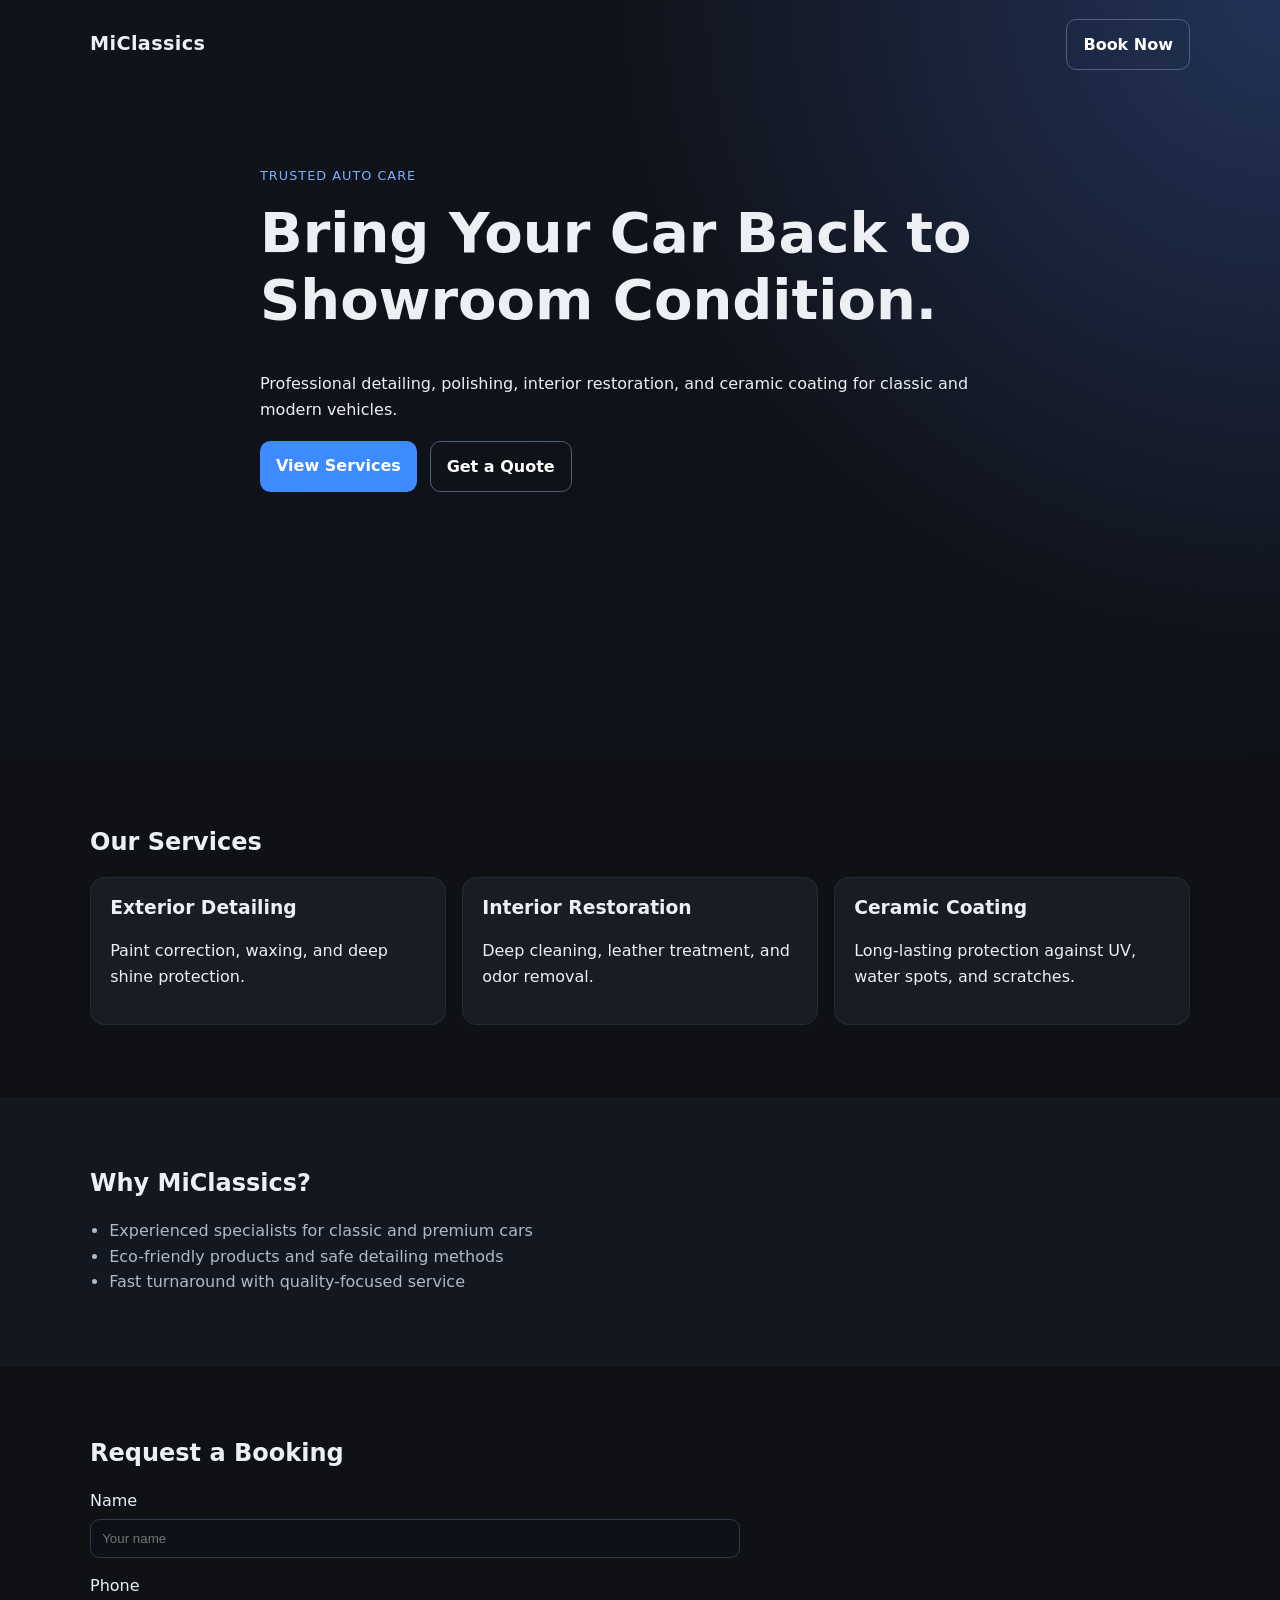
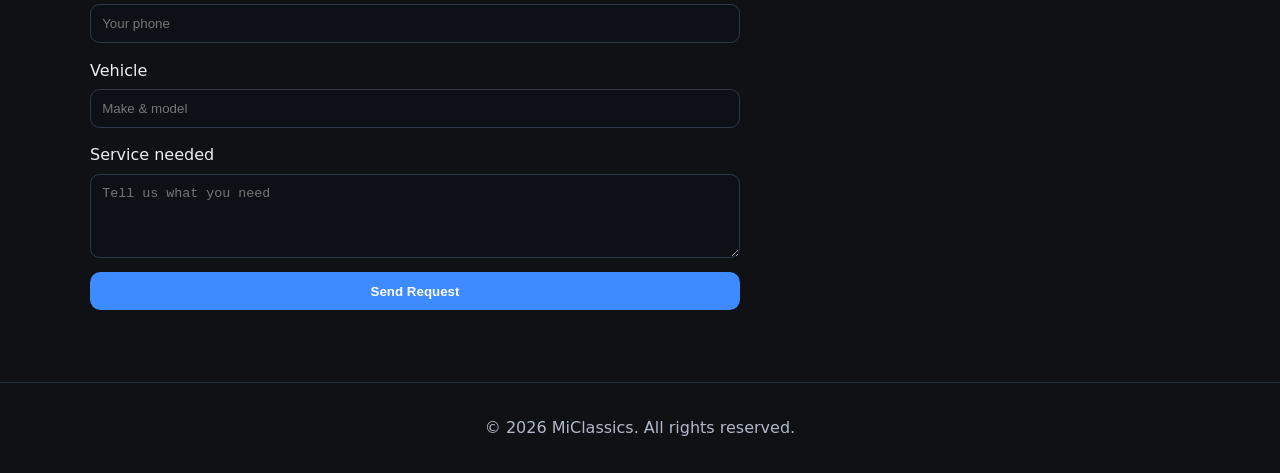
<file: index.html>
<!doctype html>
<html lang="en">
  <head>
    <meta charset="UTF-8" />
    <meta name="viewport" content="width=device-width, initial-scale=1.0" />
    <title>MiClassics | Premium Car Service</title>
    <meta
      name="description"
      content="MiClassics provides premium vehicle care and classic car detailing services."
    />
    <link rel="stylesheet" href="styles.css" />
  </head>
  <body>
    <header class="hero">
      <nav class="nav">
        <div class="logo">MiClassics</div>
        <a class="btn btn-outline" href="#contact">Book Now</a>
      </nav>

      <div class="hero-content">
        <p class="eyebrow">Trusted Auto Care</p>
        <h1>Bring Your Car Back to Showroom Condition.</h1>
        <p>
          Professional detailing, polishing, interior restoration, and ceramic
          coating for classic and modern vehicles.
        </p>
        <div class="hero-actions">
          <a class="btn" href="#services">View Services</a>
          <a class="btn btn-outline" href="#contact">Get a Quote</a>
        </div>
      </div>
    </header>

    <main>
      <section id="services" class="section container">
        <h2>Our Services</h2>
        <div class="grid">
          <article class="card">
            <h3>Exterior Detailing</h3>
            <p>Paint correction, waxing, and deep shine protection.</p>
          </article>
          <article class="card">
            <h3>Interior Restoration</h3>
            <p>Deep cleaning, leather treatment, and odor removal.</p>
          </article>
          <article class="card">
            <h3>Ceramic Coating</h3>
            <p>Long-lasting protection against UV, water spots, and scratches.</p>
          </article>
        </div>
      </section>

      <section class="section dark">
        <div class="container">
          <h2>Why MiClassics?</h2>
          <ul class="highlights">
            <li>Experienced specialists for classic and premium cars</li>
            <li>Eco-friendly products and safe detailing methods</li>
            <li>Fast turnaround with quality-focused service</li>
          </ul>
        </div>
      </section>

      <section id="contact" class="section container">
        <h2>Request a Booking</h2>
        <form class="contact-form" action="#" method="post">
          <label>
            Name
            <input type="text" name="name" placeholder="Your name" required />
          </label>
          <label>
            Phone
            <input type="tel" name="phone" placeholder="Your phone" required />
          </label>
          <label>
            Vehicle
            <input type="text" name="vehicle" placeholder="Make & model" />
          </label>
          <label>
            Service needed
            <textarea
              name="message"
              rows="4"
              placeholder="Tell us what you need"
            ></textarea>
          </label>
          <button class="btn" type="submit">Send Request</button>
        </form>
      </section>
    </main>

    <footer>
      <p>© <span id="year"></span> MiClassics. All rights reserved.</p>
    </footer>

    <script src="script.js"></script>
  </body>
</html>
</file>
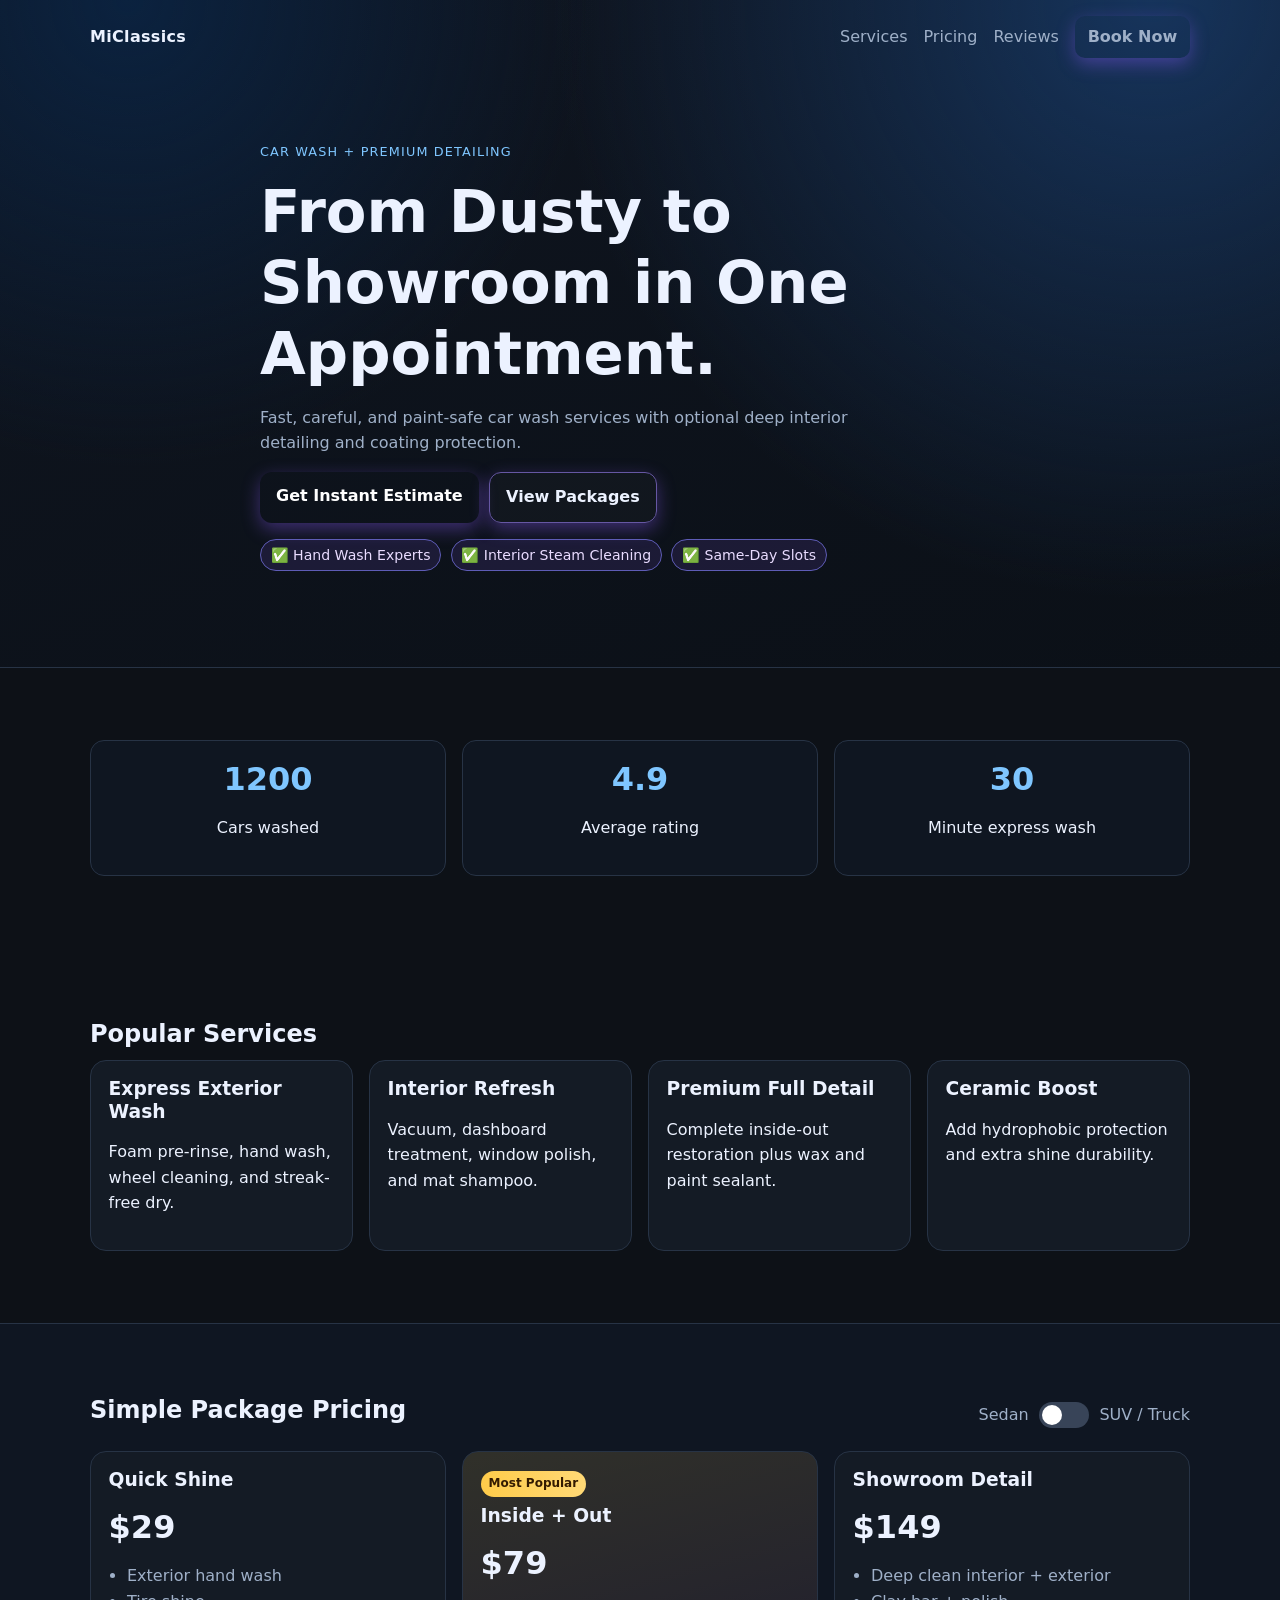
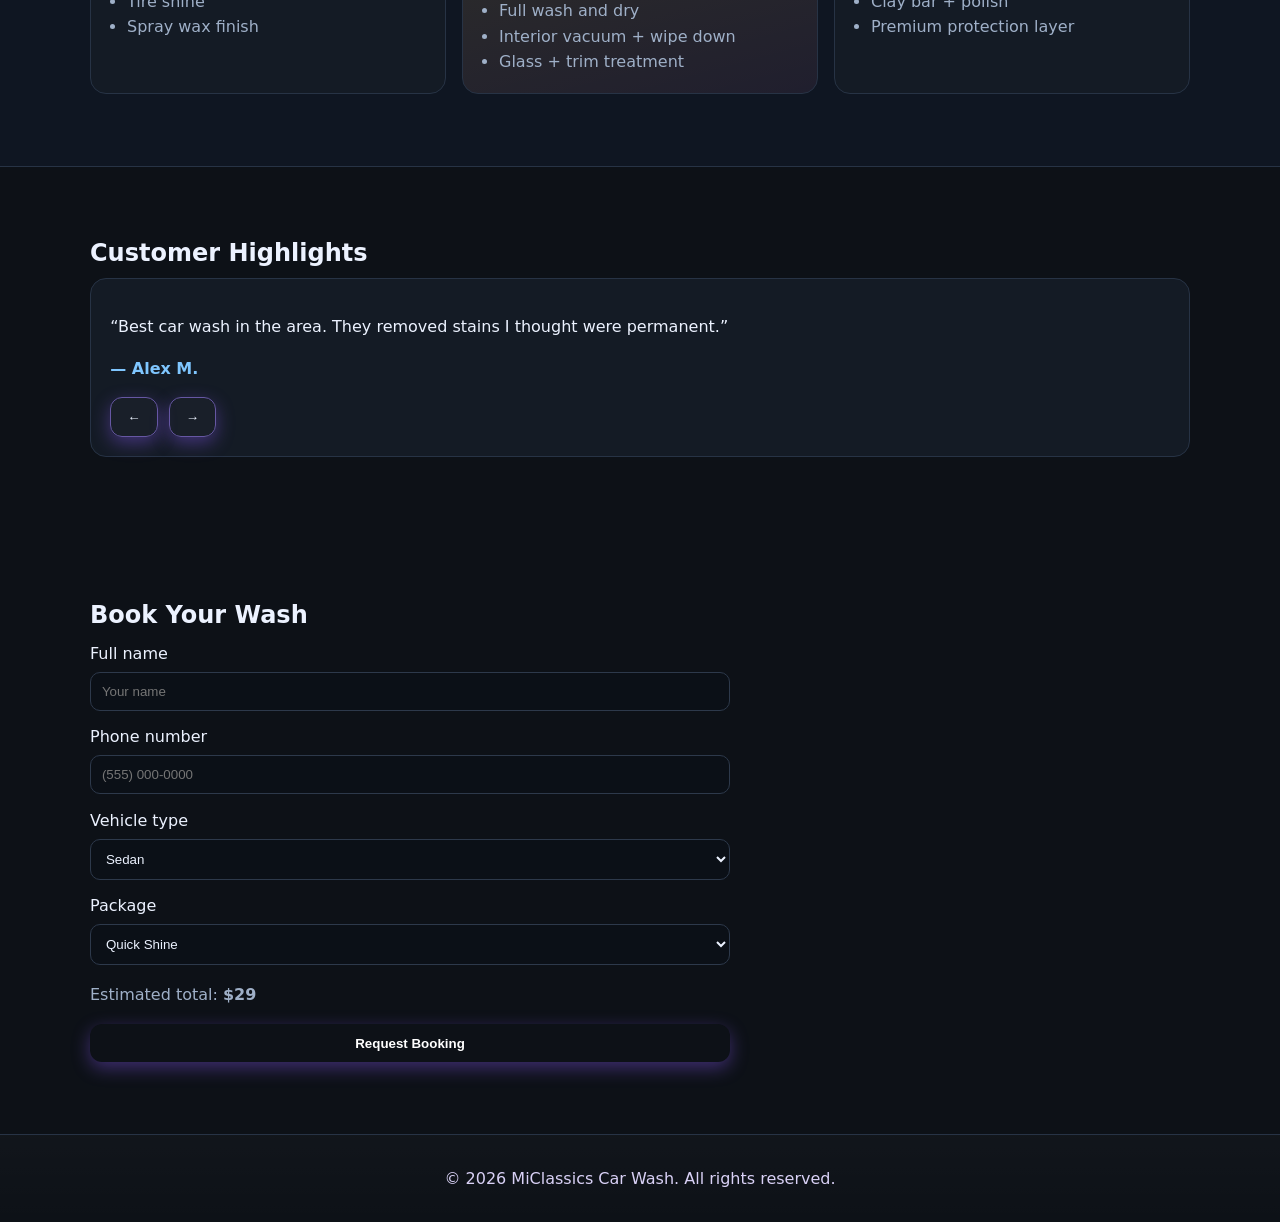
<file: web/index.html>
<!doctype html>
<html lang="en">
  <head>
    <meta charset="UTF-8" />
    <meta name="viewport" content="width=device-width, initial-scale=1.0" />
    <title>MiClassics Car Wash & Detailing</title>
    <meta
      name="description"
      content="MiClassics Car Wash & Detailing keeps your vehicle spotless with hand wash, interior detailing, and ceramic protection services."
    />
    <link rel="stylesheet" href="styles.css" />
  </head>
  <body>
    <header class="hero" id="top">
      <nav class="nav container">
        <a class="logo" href="#top">MiClassics</a>
        <div class="nav-links">
          <a href="#services">Services</a>
          <a href="#pricing">Pricing</a>
          <a href="#reviews">Reviews</a>
          <a href="#contact" class="btn btn-sm">Book Now</a>
        </div>
      </nav>

      <div class="hero-content container reveal">
        <p class="eyebrow">Car Wash + Premium Detailing</p>
        <h1>From Dusty to Showroom in One Appointment.</h1>
        <p class="hero-sub">
          Fast, careful, and paint-safe car wash services with optional deep
          interior detailing and coating protection.
        </p>
        <div class="hero-actions">
          <a class="btn" href="#contact">Get Instant Estimate</a>
          <a class="btn btn-outline" href="#pricing">View Packages</a>
        </div>
        <div class="badges">
          <span>✅ Hand Wash Experts</span>
          <span>✅ Interior Steam Cleaning</span>
          <span>✅ Same-Day Slots</span>
        </div>
      </div>
    </header>

    <main>
      <section class="section container stats reveal">
        <div class="stat">
          <h3 data-counter="1200">0</h3>
          <p>Cars washed</p>
        </div>
        <div class="stat">
          <h3 data-counter="4.9">0</h3>
          <p>Average rating</p>
        </div>
        <div class="stat">
          <h3 data-counter="30">0</h3>
          <p>Minute express wash</p>
        </div>
      </section>

      <section id="services" class="section container reveal">
        <h2>Popular Services</h2>
        <div class="grid">
          <article class="card">
            <h3>Express Exterior Wash</h3>
            <p>Foam pre-rinse, hand wash, wheel cleaning, and streak-free dry.</p>
          </article>
          <article class="card">
            <h3>Interior Refresh</h3>
            <p>Vacuum, dashboard treatment, window polish, and mat shampoo.</p>
          </article>
          <article class="card">
            <h3>Premium Full Detail</h3>
            <p>Complete inside-out restoration plus wax and paint sealant.</p>
          </article>
          <article class="card">
            <h3>Ceramic Boost</h3>
            <p>Add hydrophobic protection and extra shine durability.</p>
          </article>
        </div>
      </section>

      <section id="pricing" class="section dark reveal">
        <div class="container">
          <div class="section-head">
            <h2>Simple Package Pricing</h2>
            <div class="toggle-wrap">
              <span>Sedan</span>
              <label class="switch">
                <input id="vehicleToggle" type="checkbox" />
                <span class="slider"></span>
              </label>
              <span>SUV / Truck</span>
            </div>
          </div>

          <div class="grid pricing-grid">
            <article class="card price-card">
              <h3>Quick Shine</h3>
              <p class="price" data-sedan="29" data-suv="39">$29</p>
              <ul>
                <li>Exterior hand wash</li>
                <li>Tire shine</li>
                <li>Spray wax finish</li>
              </ul>
            </article>
            <article class="card price-card featured">
              <p class="pill">Most Popular</p>
              <h3>Inside + Out</h3>
              <p class="price" data-sedan="79" data-suv="99">$79</p>
              <ul>
                <li>Full wash and dry</li>
                <li>Interior vacuum + wipe down</li>
                <li>Glass + trim treatment</li>
              </ul>
            </article>
            <article class="card price-card">
              <h3>Showroom Detail</h3>
              <p class="price" data-sedan="149" data-suv="179">$149</p>
              <ul>
                <li>Deep clean interior + exterior</li>
                <li>Clay bar + polish</li>
                <li>Premium protection layer</li>
              </ul>
            </article>
          </div>
        </div>
      </section>

      <section id="reviews" class="section container reveal">
        <h2>Customer Highlights</h2>
        <div class="review-box">
          <p id="reviewText"></p>
          <p id="reviewAuthor" class="author"></p>
          <div class="review-controls">
            <button class="btn btn-outline" id="prevReview" type="button">←</button>
            <button class="btn btn-outline" id="nextReview" type="button">→</button>
          </div>
        </div>
      </section>

      <section id="contact" class="section container reveal">
        <h2>Book Your Wash</h2>
        <form class="contact-form" action="#" method="post">
          <label>
            Full name
            <input type="text" name="name" placeholder="Your name" required />
          </label>
          <label>
            Phone number
            <input type="tel" name="phone" placeholder="(555) 000-0000" required />
          </label>
          <label>
            Vehicle type
            <select name="vehicle" id="vehicleType">
              <option value="sedan">Sedan</option>
              <option value="suv">SUV/Truck</option>
            </select>
          </label>
          <label>
            Package
            <select name="package" id="packageType">
              <option value="29">Quick Shine</option>
              <option value="79">Inside + Out</option>
              <option value="149">Showroom Detail</option>
            </select>
          </label>
          <p class="estimate">Estimated total: <strong id="estimate">$29</strong></p>
          <button class="btn" type="submit">Request Booking</button>
        </form>
      </section>
    </main>

    <footer>
      <p>© <span id="year"></span> MiClassics Car Wash. All rights reserved.</p>
    </footer>

    <script src="script.js"></script>
  </body>
</html>
</file>
<file: styles.css>
:root {
  --bg: #0f1115;
  --surface: #181c23;
  --text: #eceff4;
  --muted: #b0b9c9;
  --accent: #3e8bff;
  --accent-2: #7bb0ff;
}

* {
  box-sizing: border-box;
}

body {
  margin: 0;
  font-family: Inter, system-ui, -apple-system, Segoe UI, Roboto, sans-serif;
  background: var(--bg);
  color: var(--text);
  line-height: 1.6;
}

.container {
  width: min(1100px, 92%);
  margin: 0 auto;
}

.hero {
  min-height: 84vh;
  background: radial-gradient(circle at top right, #223257, transparent 45%),
    linear-gradient(160deg, #10131a, #0e1117);
  padding: 1.2rem 0 4rem;
}

.nav {
  width: min(1100px, 92%);
  margin: 0 auto;
  display: flex;
  justify-content: space-between;
  align-items: center;
}

.logo {
  font-weight: 700;
  font-size: 1.2rem;
  letter-spacing: 0.02em;
}

.hero-content {
  width: min(760px, 92%);
  margin: 6rem auto 0;
}

.eyebrow {
  color: var(--accent-2);
  letter-spacing: 0.08em;
  text-transform: uppercase;
  font-size: 0.8rem;
}

h1,
h2,
h3 {
  line-height: 1.2;
  margin-top: 0;
}

h1 {
  font-size: clamp(2rem, 5vw, 3.5rem);
}

.section {
  padding: 4.5rem 0;
}

.grid {
  display: grid;
  gap: 1rem;
  grid-template-columns: repeat(auto-fit, minmax(220px, 1fr));
}

.card {
  background: var(--surface);
  border: 1px solid #252b36;
  border-radius: 0.9rem;
  padding: 1.2rem;
}

.dark {
  background: #121720;
}

.highlights {
  margin: 1rem 0 0;
  padding-left: 1.2rem;
  color: var(--muted);
}

.btn {
  display: inline-block;
  background: var(--accent);
  color: white;
  text-decoration: none;
  border: none;
  border-radius: 0.65rem;
  padding: 0.72rem 1rem;
  font-weight: 600;
  cursor: pointer;
}

.btn-outline {
  background: transparent;
  border: 1px solid #50617e;
}

.hero-actions {
  display: flex;
  gap: 0.8rem;
  flex-wrap: wrap;
  margin-top: 1.2rem;
}

.contact-form {
  display: grid;
  gap: 0.9rem;
  width: min(650px, 100%);
}

label {
  display: grid;
  gap: 0.35rem;
}

input,
textarea {
  background: #0d1017;
  color: var(--text);
  border: 1px solid #30394a;
  border-radius: 0.6rem;
  padding: 0.7rem;
}

footer {
  border-top: 1px solid #222936;
  color: var(--muted);
  text-align: center;
  padding: 1rem;
}
</file>
<file: web/styles.css>
:root {
  --bg: #0d1117;
  --surface: #141b25;
  --surface-2: #0f1621;
  --text: #ecf2ff;
  --muted: #9fb0c8;
  --line: #273345;
  --accent: #2ea3ff;
  --accent-soft: #7fc6ff;
}

* {
  box-sizing: border-box;
}

html {
  scroll-behavior: smooth;
}

body {
  margin: 0;
  font-family: Inter, system-ui, -apple-system, Segoe UI, Roboto, sans-serif;
  background: var(--bg);
  color: var(--text);
  line-height: 1.6;
}

.container {
  width: min(1100px, 92%);
  margin: 0 auto;
}

.hero {
  background: radial-gradient(circle at 90% 0%, #16345c, transparent 45%),
    radial-gradient(circle at 10% 0%, #0b223f, transparent 35%),
    linear-gradient(160deg, #0f1520, #0b1017);
  padding: 1rem 0 4rem;
  border-bottom: 1px solid var(--line);
}

.nav {
  display: flex;
  justify-content: space-between;
  align-items: center;
  gap: 1rem;
}

.logo {
  color: var(--text);
  text-decoration: none;
  font-weight: 800;
  letter-spacing: 0.02em;
}

.nav-links {
  display: flex;
  align-items: center;
  gap: 1rem;
}

.nav-links a {
  color: var(--muted);
  text-decoration: none;
}

.hero-content {
  padding: 4.5rem 0 2rem;
  max-width: 760px;
}

.eyebrow {
  color: var(--accent-soft);
  font-size: 0.8rem;
  text-transform: uppercase;
  letter-spacing: 0.09em;
}

h1,
h2,
h3 {
  line-height: 1.2;
  margin: 0 0 0.65rem;
}

h1 {
  font-size: clamp(2rem, 6vw, 3.7rem);
}

.hero-sub {
  color: var(--muted);
  max-width: 65ch;
}

.section {
  padding: 4.5rem 0;
}

.grid {
  display: grid;
  grid-template-columns: repeat(auto-fit, minmax(220px, 1fr));
  gap: 1rem;
}

.card {
  background: var(--surface);
  border: 1px solid var(--line);
  border-radius: 16px;
  padding: 1.1rem;
}

.stats {
  display: grid;
  grid-template-columns: repeat(3, 1fr);
  gap: 1rem;
}

.stat {
  background: var(--surface-2);
  border: 1px solid var(--line);
  border-radius: 14px;
  text-align: center;
  padding: 1.2rem;
}

.stat h3 {
  font-size: 2rem;
  color: var(--accent-soft);
}

.dark {
  background: #0f1622;
  border-top: 1px solid var(--line);
  border-bottom: 1px solid var(--line);
}

.section-head {
  display: flex;
  justify-content: space-between;
  align-items: center;
  flex-wrap: wrap;
  gap: 1rem;
  margin-bottom: 1rem;
}

.toggle-wrap {
  display: flex;
  align-items: center;
  gap: 0.65rem;
  color: var(--muted);
}

.switch {
  position: relative;
  width: 50px;
  height: 26px;
}

.switch input {
  opacity: 0;
  width: 0;
  height: 0;
}

.slider {
  position: absolute;
  inset: 0;
  background: #384458;
  border-radius: 999px;
  cursor: pointer;
}

.slider::before {
  content: "";
  position: absolute;
  width: 20px;
  height: 20px;
  top: 3px;
  left: 3px;
  background: #fff;
  border-radius: 50%;
  transition: transform 180ms ease;
}

.switch input:checked + .slider::before {
  transform: translateX(24px);
}

.price-card {
  position: relative;
}

.featured {
  outline: 2px solid var(--accent-gold);
  background: linear-gradient(165deg, rgba(255, 203, 74, 0.12), rgba(255, 95, 210, 0.05)),
    var(--surface);
}

.pill {
  margin: 0 0 0.5rem;
  display: inline-block;
  font-size: 0.75rem;
  color: #331a00;
  background: linear-gradient(90deg, #ffcb4a, #ffd976);
  padding: 0.2rem 0.5rem;
  border-radius: 999px;
  font-weight: 700;
}

.price {
  font-size: 2rem;
  font-weight: 800;
  margin: 0.5rem 0;
}

ul {
  margin: 0.6rem 0 0;
  padding-left: 1.15rem;
  color: var(--muted);
}

.review-box {
  border: 1px solid var(--line);
  border-radius: 16px;
  background: var(--surface);
  padding: 1.2rem;
}

.author {
  color: var(--accent-soft);
  font-weight: 600;
}

.review-controls {
  display: flex;
  gap: 0.7rem;
  margin-top: 0.8rem;
}

.badges {
  margin-top: 1rem;
  display: flex;
  flex-wrap: wrap;
  gap: 0.6rem;
}

.badges span {
  border: 1px solid #5e5cb6;
  border-radius: 999px;
  padding: 0.25rem 0.6rem;
  color: #e9dcff;
  font-size: 0.88rem;
  background: rgba(143, 91, 255, 0.12);
}

.btn {
  display: inline-block;
  border: none;
  background: linear-gradient(90deg, var(--accent), var(--accent-pink));
  color: white;
  text-decoration: none;
  border-radius: 12px;
  padding: 0.72rem 1rem;
  font-weight: 700;
  cursor: pointer;
  box-shadow: 0 6px 18px rgba(143, 91, 255, 0.38);
}

.btn-sm {
  padding: 0.5rem 0.8rem;
  border-radius: 10px;
}

.btn-outline {
  border: 1px solid #6657a3;
  background: rgba(255, 255, 255, 0.02);
  color: var(--text);
}

.hero-actions {
  display: flex;
  flex-wrap: wrap;
  gap: 0.65rem;
  margin-top: 1rem;
}

.contact-form {
  width: min(640px, 100%);
  display: grid;
  gap: 0.85rem;
}

label {
  display: grid;
  gap: 0.35rem;
}

input,
select {
  background: #0b1017;
  color: var(--text);
  border: 1px solid #2d394b;
  border-radius: 10px;
  padding: 0.68rem;
}

.estimate {
  margin: 0.2rem 0;
  color: var(--muted);
}

footer {
  text-align: center;
  color: #d9d1f6;
  border-top: 1px solid var(--line);
  padding: 0.9rem;
  background: linear-gradient(180deg, rgba(255, 255, 255, 0.02), transparent);
}

.reveal {
  opacity: 0;
  transform: translateY(12px);
  transition: opacity 400ms ease, transform 400ms ease;
}

.reveal.show {
  opacity: 1;
  transform: translateY(0);
}

@media (max-width: 760px) {
  .nav {
    flex-direction: column;
    align-items: flex-start;
  }

  .nav-links {
    flex-wrap: wrap;
  }

  .stats {
    grid-template-columns: 1fr;
  }
}
</file>
